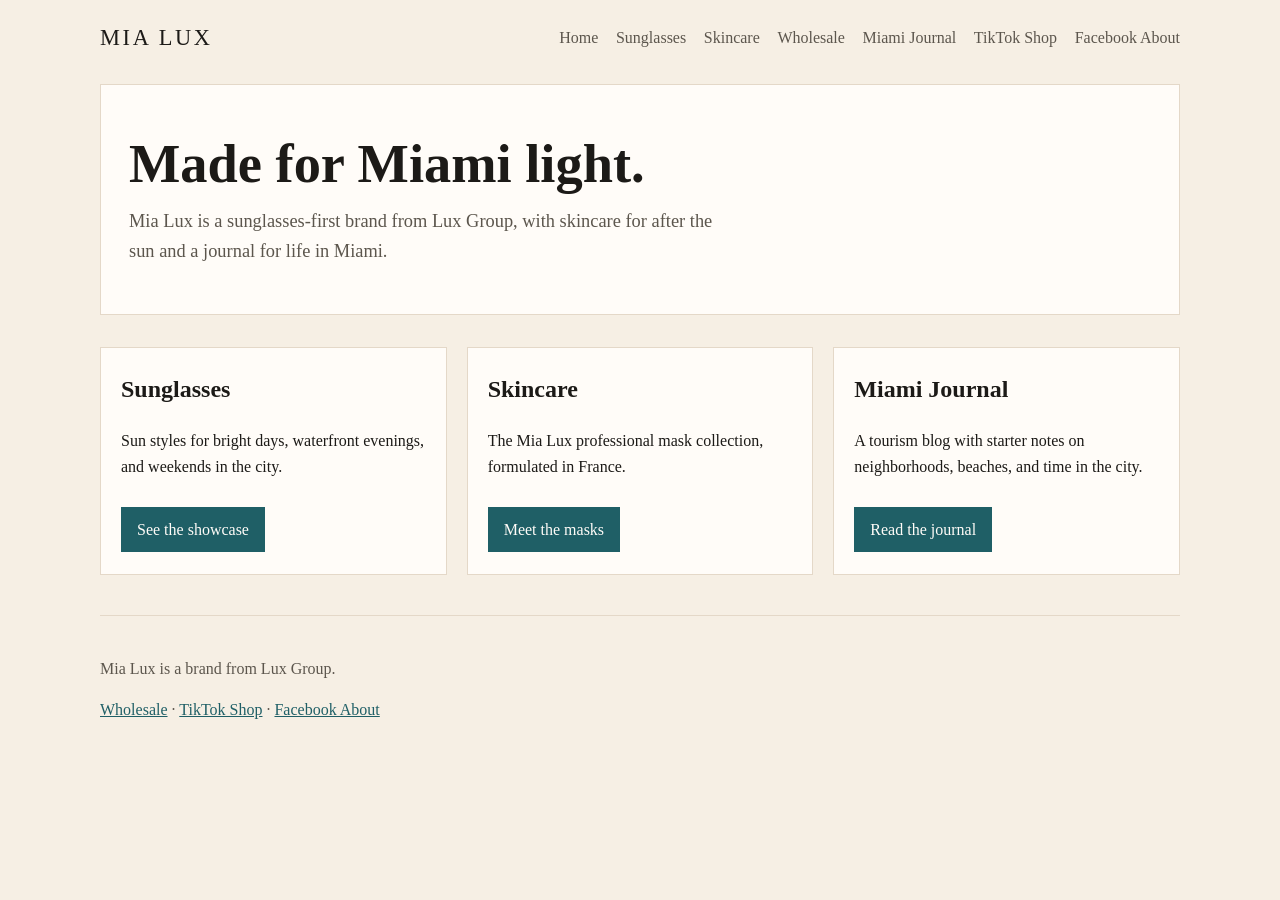
<file: index.html>
<!DOCTYPE html>
<html lang="en">
<head>
  <meta charset="utf-8">
  <meta name="viewport" content="width=device-width, initial-scale=1">
  <title>Mia Lux — Sunglasses, skincare, and Miami</title>
  <link rel="stylesheet" href="styles.css">
</head>
<body>
    <header class="site-header">
      <a class="logo" href="index.html">Mia Lux</a>
      <nav>
        <a href="index.html">Home</a>
        <a href="sunglasses.html">Sunglasses</a>
        <a href="skincare.html">Skincare</a>
        <a href="wholesale.html">Wholesale</a>
        <a href="blog.html">Miami Journal</a>
        <a href="shop.html">TikTok Shop</a>
        <a href="https://www.facebook.com/profile.php?id=61582313002616&amp;sk=about" target="_blank" rel="noopener">Facebook About</a>
      </nav>
    </header>
  <main class="wrap">
    <section class="hero">
      <h1>Made for Miami light.</h1>
      <p>Mia Lux is a sunglasses-first brand from Lux Group, with skincare for after the sun and a journal for life in Miami.</p>
    </section>
    <section class="grid">
      <article class="card">
        <h2>Sunglasses</h2>
        <p>Sun styles for bright days, waterfront evenings, and weekends in the city.</p>
        <a class="btn" href="sunglasses.html">See the showcase</a>
      </article>
      <article class="card">
        <h2>Skincare</h2>
        <p>The Mia Lux professional mask collection, formulated in France.</p>
        <a class="btn" href="skincare.html">Meet the masks</a>
      </article>
      <article class="card">
        <h2>Miami Journal</h2>
        <p>A tourism blog with starter notes on neighborhoods, beaches, and time in the city.</p>
        <a class="btn" href="blog.html">Read the journal</a>
      </article>
    </section>
  </main>
    <footer class="site-footer">
      <p>Mia Lux is a brand from Lux Group.</p>
      <p>
        <a href="wholesale.html">Wholesale</a>
        ·
        <a href="shop.html">TikTok Shop</a>
        ·
        <a href="https://www.facebook.com/profile.php?id=61582313002616&amp;sk=about" target="_blank" rel="noopener">Facebook About</a>
      </p>
    </footer>
</body>
</html>
</file>
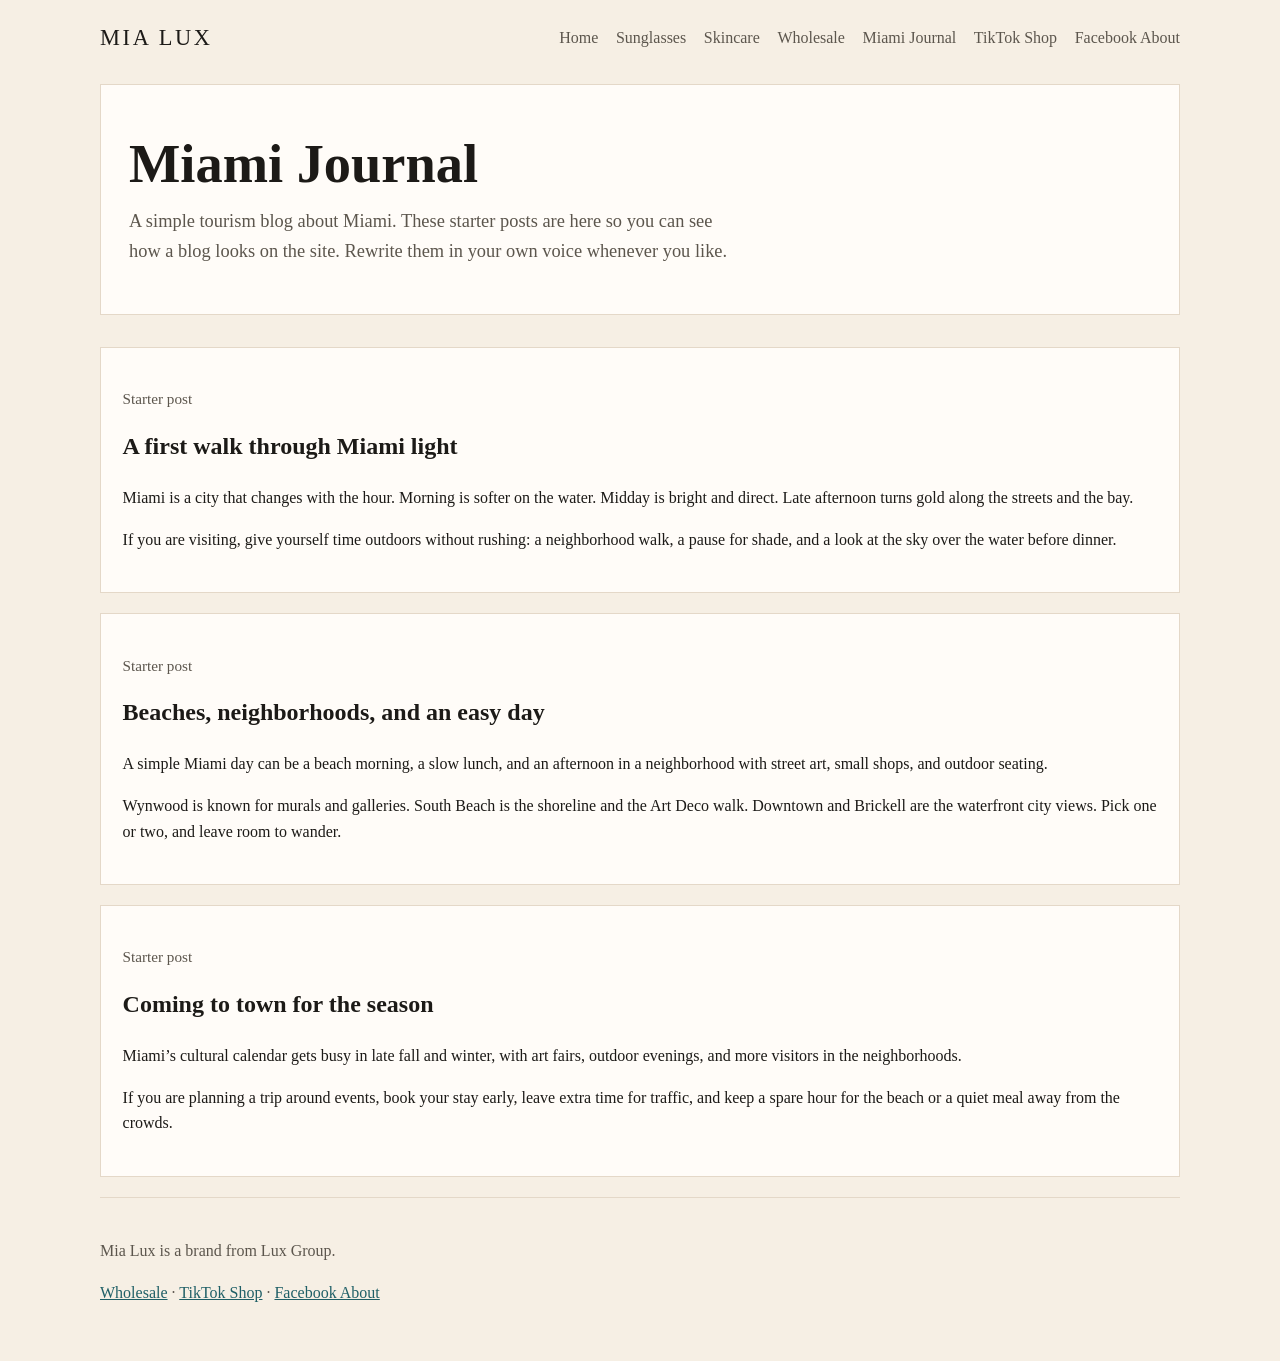
<file: blog.html>
<!DOCTYPE html>
<html lang="en">
<head>
  <meta charset="utf-8">
  <meta name="viewport" content="width=device-width, initial-scale=1">
  <title>Miami Journal — Mia Lux</title>
  <link rel="stylesheet" href="styles.css">
</head>
<body>
    <header class="site-header">
      <a class="logo" href="index.html">Mia Lux</a>
      <nav>
        <a href="index.html">Home</a>
        <a href="sunglasses.html">Sunglasses</a>
        <a href="skincare.html">Skincare</a>
        <a href="wholesale.html">Wholesale</a>
        <a href="blog.html">Miami Journal</a>
        <a href="shop.html">TikTok Shop</a>
        <a href="https://www.facebook.com/profile.php?id=61582313002616&amp;sk=about" target="_blank" rel="noopener">Facebook About</a>
      </nav>
    </header>
  <main class="wrap">
    <section class="hero">
      <h1>Miami Journal</h1>
      <p>A simple tourism blog about Miami. These starter posts are here so you can see how a blog looks on the site. Rewrite them in your own voice whenever you like.</p>
    </section>

    <article class="post">
      <p class="date">Starter post</p>
      <h2>A first walk through Miami light</h2>
      <p>Miami is a city that changes with the hour. Morning is softer on the water. Midday is bright and direct. Late afternoon turns gold along the streets and the bay.</p>
      <p>If you are visiting, give yourself time outdoors without rushing: a neighborhood walk, a pause for shade, and a look at the sky over the water before dinner.</p>
    </article>

    <article class="post">
      <p class="date">Starter post</p>
      <h2>Beaches, neighborhoods, and an easy day</h2>
      <p>A simple Miami day can be a beach morning, a slow lunch, and an afternoon in a neighborhood with street art, small shops, and outdoor seating.</p>
      <p>Wynwood is known for murals and galleries. South Beach is the shoreline and the Art Deco walk. Downtown and Brickell are the waterfront city views. Pick one or two, and leave room to wander.</p>
    </article>

    <article class="post">
      <p class="date">Starter post</p>
      <h2>Coming to town for the season</h2>
      <p>Miami’s cultural calendar gets busy in late fall and winter, with art fairs, outdoor evenings, and more visitors in the neighborhoods.</p>
      <p>If you are planning a trip around events, book your stay early, leave extra time for traffic, and keep a spare hour for the beach or a quiet meal away from the crowds.</p>
    </article>
  </main>
    <footer class="site-footer">
      <p>Mia Lux is a brand from Lux Group.</p>
      <p>
        <a href="wholesale.html">Wholesale</a>
        ·
        <a href="shop.html">TikTok Shop</a>
        ·
        <a href="https://www.facebook.com/profile.php?id=61582313002616&amp;sk=about" target="_blank" rel="noopener">Facebook About</a>
      </p>
    </footer>
</body>
</html>
</file>
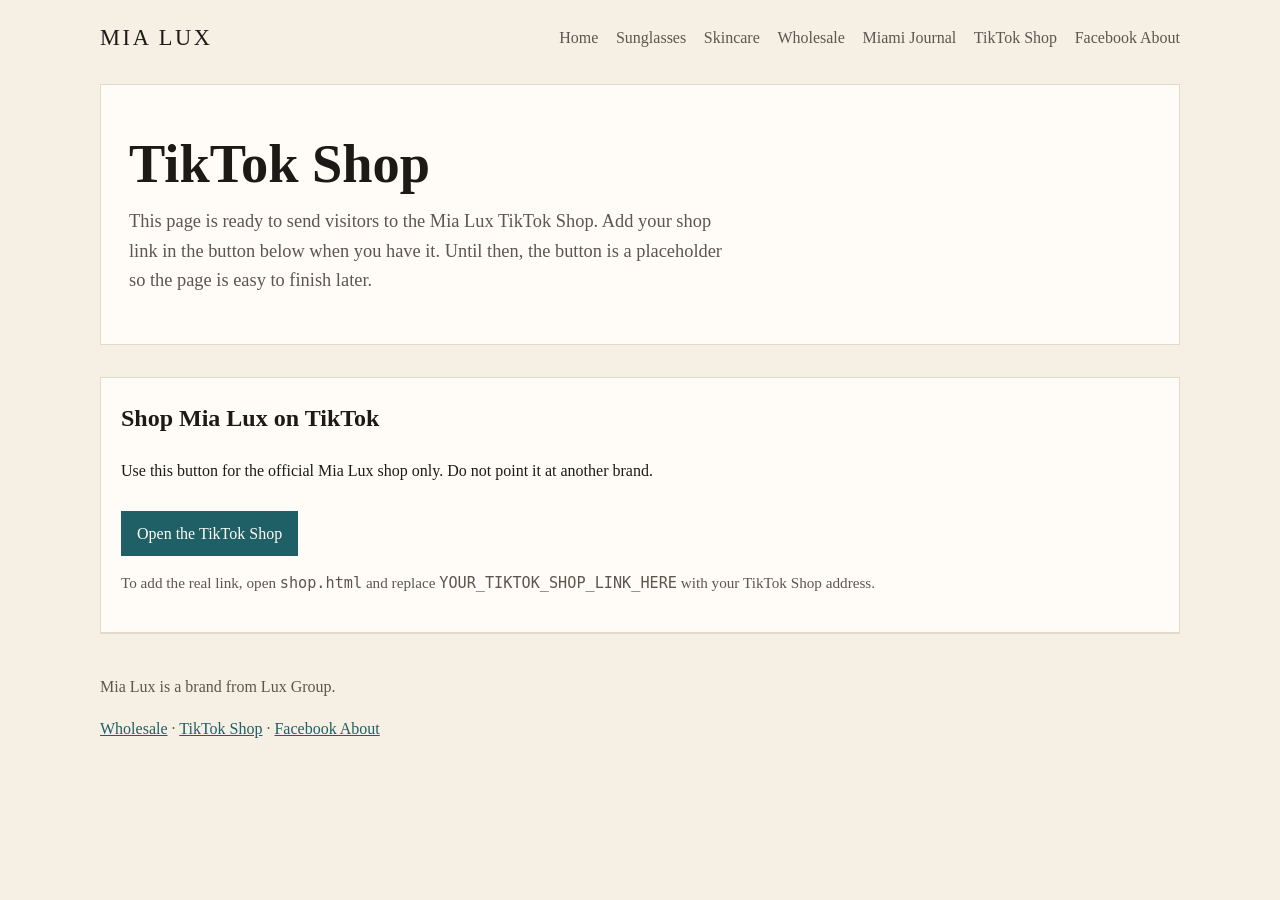
<file: shop.html>
<!DOCTYPE html>
<html lang="en">
<head>
  <meta charset="utf-8">
  <meta name="viewport" content="width=device-width, initial-scale=1">
  <title>TikTok Shop — Mia Lux</title>
  <link rel="stylesheet" href="styles.css">
</head>
<body>
    <header class="site-header">
      <a class="logo" href="index.html">Mia Lux</a>
      <nav>
        <a href="index.html">Home</a>
        <a href="sunglasses.html">Sunglasses</a>
        <a href="skincare.html">Skincare</a>
        <a href="wholesale.html">Wholesale</a>
        <a href="blog.html">Miami Journal</a>
        <a href="shop.html">TikTok Shop</a>
        <a href="https://www.facebook.com/profile.php?id=61582313002616&amp;sk=about" target="_blank" rel="noopener">Facebook About</a>
      </nav>
    </header>
  <main class="wrap">
    <section class="hero">
      <h1>TikTok Shop</h1>
      <p>This page is ready to send visitors to the Mia Lux TikTok Shop. Add your shop link in the button below when you have it. Until then, the button is a placeholder so the page is easy to finish later.</p>
    </section>
    <section class="card">
      <h2>Shop Mia Lux on TikTok</h2>
      <p>Use this button for the official Mia Lux shop only. Do not point it at another brand.</p>
      <a class="btn" href="YOUR_TIKTOK_SHOP_LINK_HERE">Open the TikTok Shop</a>
      <p class="note">To add the real link, open <code>shop.html</code> and replace <code>YOUR_TIKTOK_SHOP_LINK_HERE</code> with your TikTok Shop address.</p>
    </section>
  </main>
    <footer class="site-footer">
      <p>Mia Lux is a brand from Lux Group.</p>
      <p>
        <a href="wholesale.html">Wholesale</a>
        ·
        <a href="shop.html">TikTok Shop</a>
        ·
        <a href="https://www.facebook.com/profile.php?id=61582313002616&amp;sk=about" target="_blank" rel="noopener">Facebook About</a>
      </p>
    </footer>
</body>
</html>
</file>
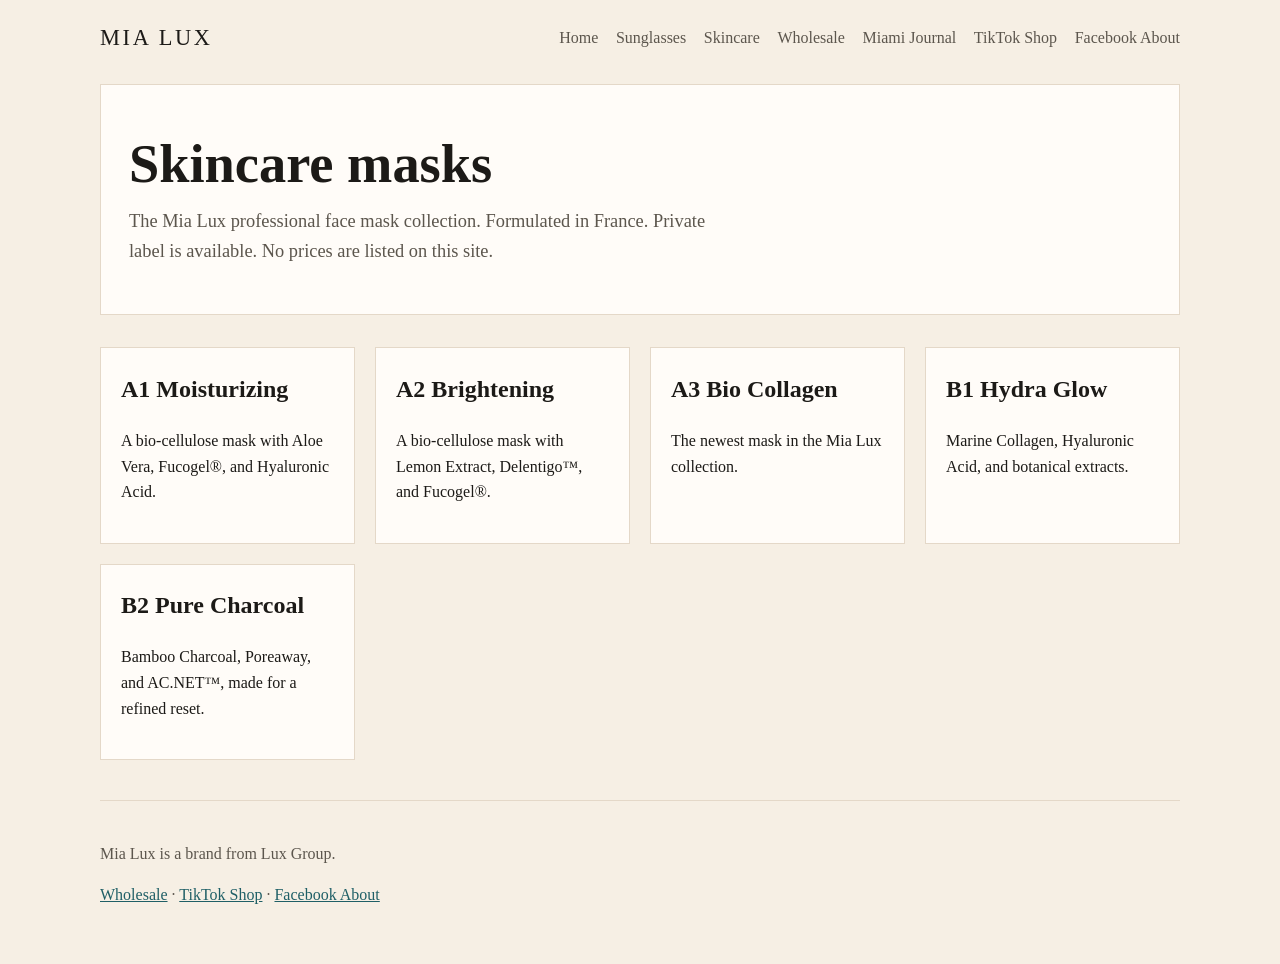
<file: skincare.html>
<!DOCTYPE html>
<html lang="en">
<head>
  <meta charset="utf-8">
  <meta name="viewport" content="width=device-width, initial-scale=1">
  <title>Skincare — Mia Lux</title>
  <link rel="stylesheet" href="styles.css">
</head>
<body>
    <header class="site-header">
      <a class="logo" href="index.html">Mia Lux</a>
      <nav>
        <a href="index.html">Home</a>
        <a href="sunglasses.html">Sunglasses</a>
        <a href="skincare.html">Skincare</a>
        <a href="wholesale.html">Wholesale</a>
        <a href="blog.html">Miami Journal</a>
        <a href="shop.html">TikTok Shop</a>
        <a href="https://www.facebook.com/profile.php?id=61582313002616&amp;sk=about" target="_blank" rel="noopener">Facebook About</a>
      </nav>
    </header>
  <main class="wrap">
    <section class="hero">
      <h1>Skincare masks</h1>
      <p>The Mia Lux professional face mask collection. Formulated in France. Private label is available. No prices are listed on this site.</p>
    </section>
    <section class="grid">
      <article class="card">
        <h2>A1 Moisturizing</h2>
        <p>A bio-cellulose mask with Aloe Vera, Fucogel®, and Hyaluronic Acid.</p>
      </article>
      <article class="card">
        <h2>A2 Brightening</h2>
        <p>A bio-cellulose mask with Lemon Extract, Delentigo™, and Fucogel®.</p>
      </article>
      <article class="card">
        <h2>A3 Bio Collagen</h2>
        <p>The newest mask in the Mia Lux collection.</p>
      </article>
      <article class="card">
        <h2>B1 Hydra Glow</h2>
        <p>Marine Collagen, Hyaluronic Acid, and botanical extracts.</p>
      </article>
      <article class="card">
        <h2>B2 Pure Charcoal</h2>
        <p>Bamboo Charcoal, Poreaway, and AC.NET™, made for a refined reset.</p>
      </article>
    </section>
  </main>
    <footer class="site-footer">
      <p>Mia Lux is a brand from Lux Group.</p>
      <p>
        <a href="wholesale.html">Wholesale</a>
        ·
        <a href="shop.html">TikTok Shop</a>
        ·
        <a href="https://www.facebook.com/profile.php?id=61582313002616&amp;sk=about" target="_blank" rel="noopener">Facebook About</a>
      </p>
    </footer>
</body>
</html>
</file>
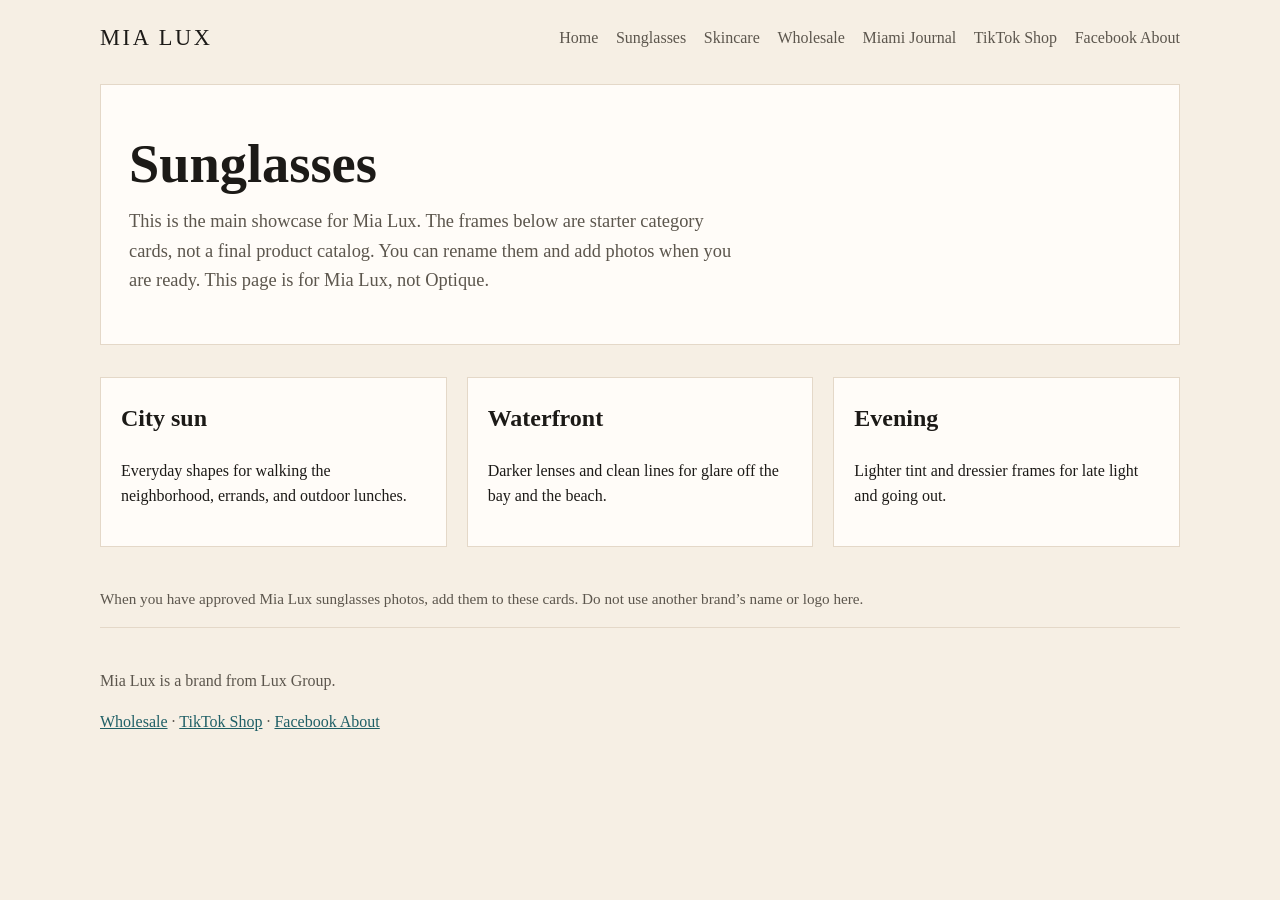
<file: sunglasses.html>
<!DOCTYPE html>
<html lang="en">
<head>
  <meta charset="utf-8">
  <meta name="viewport" content="width=device-width, initial-scale=1">
  <title>Sunglasses — Mia Lux</title>
  <link rel="stylesheet" href="styles.css">
</head>
<body>
    <header class="site-header">
      <a class="logo" href="index.html">Mia Lux</a>
      <nav>
        <a href="index.html">Home</a>
        <a href="sunglasses.html">Sunglasses</a>
        <a href="skincare.html">Skincare</a>
        <a href="wholesale.html">Wholesale</a>
        <a href="blog.html">Miami Journal</a>
        <a href="shop.html">TikTok Shop</a>
        <a href="https://www.facebook.com/profile.php?id=61582313002616&amp;sk=about" target="_blank" rel="noopener">Facebook About</a>
      </nav>
    </header>
  <main class="wrap">
    <section class="hero">
      <h1>Sunglasses</h1>
      <p>This is the main showcase for Mia Lux. The frames below are starter category cards, not a final product catalog. You can rename them and add photos when you are ready. This page is for Mia Lux, not Optique.</p>
    </section>
    <section class="grid">
      <article class="card">
        <h2>City sun</h2>
        <p>Everyday shapes for walking the neighborhood, errands, and outdoor lunches.</p>
      </article>
      <article class="card">
        <h2>Waterfront</h2>
        <p>Darker lenses and clean lines for glare off the bay and the beach.</p>
      </article>
      <article class="card">
        <h2>Evening</h2>
        <p>Lighter tint and dressier frames for late light and going out.</p>
      </article>
    </section>
    <p class="note">When you have approved Mia Lux sunglasses photos, add them to these cards. Do not use another brand’s name or logo here.</p>
  </main>
    <footer class="site-footer">
      <p>Mia Lux is a brand from Lux Group.</p>
      <p>
        <a href="wholesale.html">Wholesale</a>
        ·
        <a href="shop.html">TikTok Shop</a>
        ·
        <a href="https://www.facebook.com/profile.php?id=61582313002616&amp;sk=about" target="_blank" rel="noopener">Facebook About</a>
      </p>
    </footer>
</body>
</html>
</file>
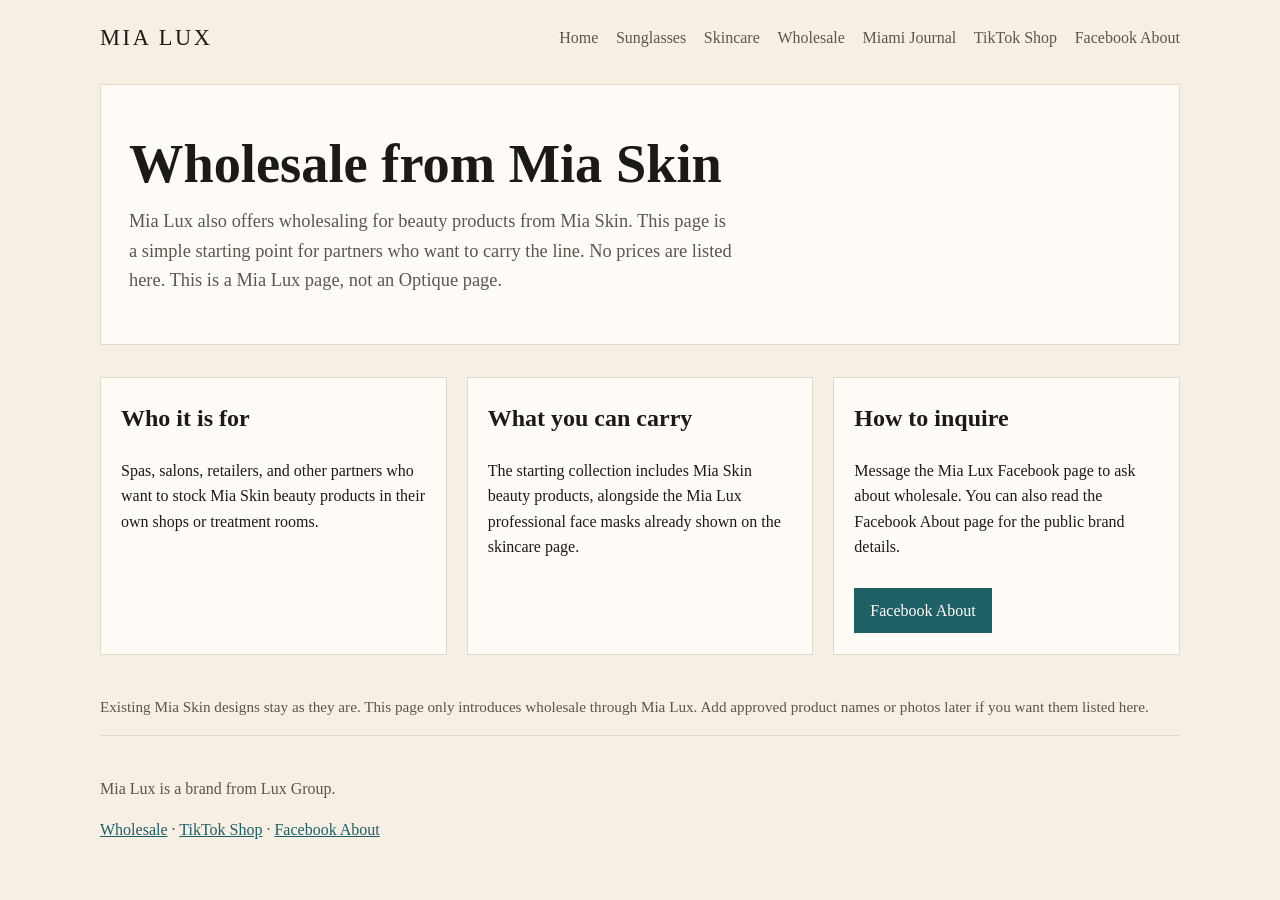
<file: wholesale.html>
<!DOCTYPE html>
<html lang="en">
<head>
  <meta charset="utf-8">
  <meta name="viewport" content="width=device-width, initial-scale=1">
  <title>Wholesale — Mia Lux</title>
  <link rel="stylesheet" href="styles.css">
</head>
<body>
    <header class="site-header">
      <a class="logo" href="index.html">Mia Lux</a>
      <nav>
        <a href="index.html">Home</a>
        <a href="sunglasses.html">Sunglasses</a>
        <a href="skincare.html">Skincare</a>
        <a href="wholesale.html">Wholesale</a>
        <a href="blog.html">Miami Journal</a>
        <a href="shop.html">TikTok Shop</a>
        <a href="https://www.facebook.com/profile.php?id=61582313002616&amp;sk=about" target="_blank" rel="noopener">Facebook About</a>
      </nav>
    </header>
  <main class="wrap">
    <section class="hero">
      <h1>Wholesale from Mia Skin</h1>
      <p>Mia Lux also offers wholesaling for beauty products from Mia Skin. This page is a simple starting point for partners who want to carry the line. No prices are listed here. This is a Mia Lux page, not an Optique page.</p>
    </section>
    <section class="grid">
      <article class="card">
        <h2>Who it is for</h2>
        <p>Spas, salons, retailers, and other partners who want to stock Mia Skin beauty products in their own shops or treatment rooms.</p>
      </article>
      <article class="card">
        <h2>What you can carry</h2>
        <p>The starting collection includes Mia Skin beauty products, alongside the Mia Lux professional face masks already shown on the skincare page.</p>
      </article>
      <article class="card">
        <h2>How to inquire</h2>
        <p>Message the Mia Lux Facebook page to ask about wholesale. You can also read the Facebook About page for the public brand details.</p>
        <a class="btn" href="https://www.facebook.com/profile.php?id=61582313002616&amp;sk=about" target="_blank" rel="noopener">Facebook About</a>
      </article>
    </section>
    <p class="note">Existing Mia Skin designs stay as they are. This page only introduces wholesale through Mia Lux. Add approved product names or photos later if you want them listed here.</p>
  </main>
    <footer class="site-footer">
      <p>Mia Lux is a brand from Lux Group.</p>
      <p>
        <a href="wholesale.html">Wholesale</a>
        ·
        <a href="shop.html">TikTok Shop</a>
        ·
        <a href="https://www.facebook.com/profile.php?id=61582313002616&amp;sk=about" target="_blank" rel="noopener">Facebook About</a>
      </p>
    </footer>
</body>
</html>
</file>
<file: styles.css>
/* Mia Lux — simple styles for a small starter website */
:root {
  --sand: #f6efe4;
  --ink: #1c1a17;
  --muted: #5c564d;
  --ocean: #1f5f66;
  --ocean-dark: #16474c;
  --white: #fffcf8;
  --line: #e4d8c8;
}

* { box-sizing: border-box; }
html, body { margin: 0; padding: 0; }
body {
  font-family: Georgia, "Times New Roman", serif;
  background: var(--sand);
  color: var(--ink);
  line-height: 1.6;
}
a { color: var(--ocean); }
a:hover { color: var(--ocean-dark); }
img { max-width: 100%; display: block; }

.site-header, .site-footer, .wrap {
  width: min(1080px, calc(100% - 2rem));
  margin-left: auto;
  margin-right: auto;
}
.site-header {
  display: flex;
  flex-wrap: wrap;
  align-items: center;
  justify-content: space-between;
  gap: 1rem;
  padding: 1.25rem 0;
}
.logo {
  font-size: 1.4rem;
  letter-spacing: 0.12em;
  text-transform: uppercase;
  text-decoration: none;
  color: var(--ink);
}
nav { display: flex; flex-wrap: wrap; gap: 0.9rem 1.1rem; }
nav a { text-decoration: none; color: var(--muted); font-family: Georgia, serif; }
nav a:hover { color: var(--ink); }

.hero {
  background: var(--white);
  border: 1px solid var(--line);
  padding: 3rem 1.75rem;
  margin: 0.5rem 0 2rem;
}
.hero h1 { font-size: clamp(2rem, 5vw, 3.4rem); line-height: 1.15; margin: 0 0 0.75rem; }
.hero p { font-size: 1.15rem; color: var(--muted); margin: 0; max-width: 38rem; }

.grid { display: grid; gap: 1.25rem; grid-template-columns: repeat(auto-fit, minmax(240px, 1fr)); margin-bottom: 2.5rem; }
.card {
  background: var(--white);
  border: 1px solid var(--line);
  padding: 1.35rem 1.25rem;
}
.card h2, .card h3 { margin-top: 0; }
.btn {
  display: inline-block;
  margin-top: 0.75rem;
  background: var(--ocean);
  color: var(--white);
  text-decoration: none;
  padding: 0.6rem 1rem;
}
.btn:hover { background: var(--ocean-dark); color: var(--white); }
.note { color: var(--muted); font-size: 0.95rem; }
.site-footer {
  border-top: 1px solid var(--line);
  padding: 1.5rem 0 2.5rem;
  color: var(--muted);
}
article.post { background: var(--white); border: 1px solid var(--line); padding: 1.5rem 1.35rem; margin-bottom: 1.25rem; }
article.post h2 { margin-top: 0; }
.date { color: var(--muted); font-size: 0.95rem; }
</file>
